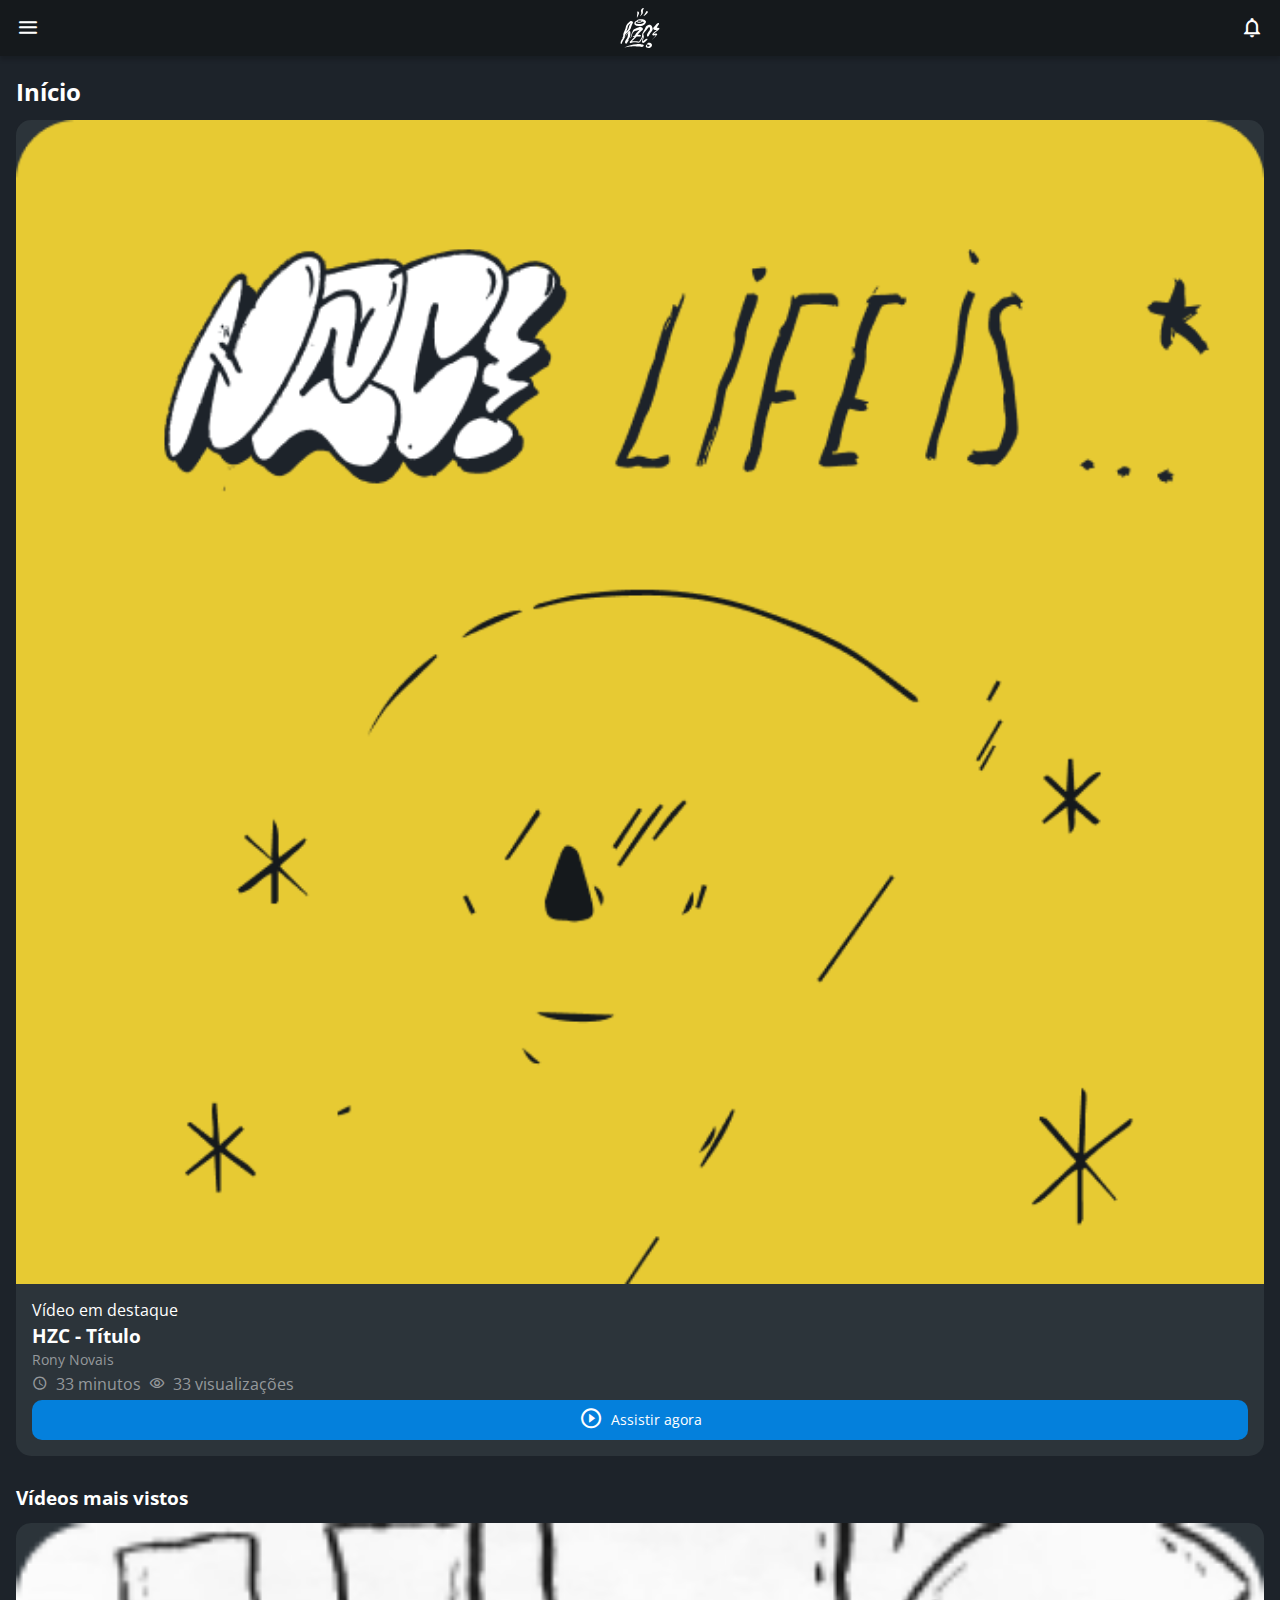
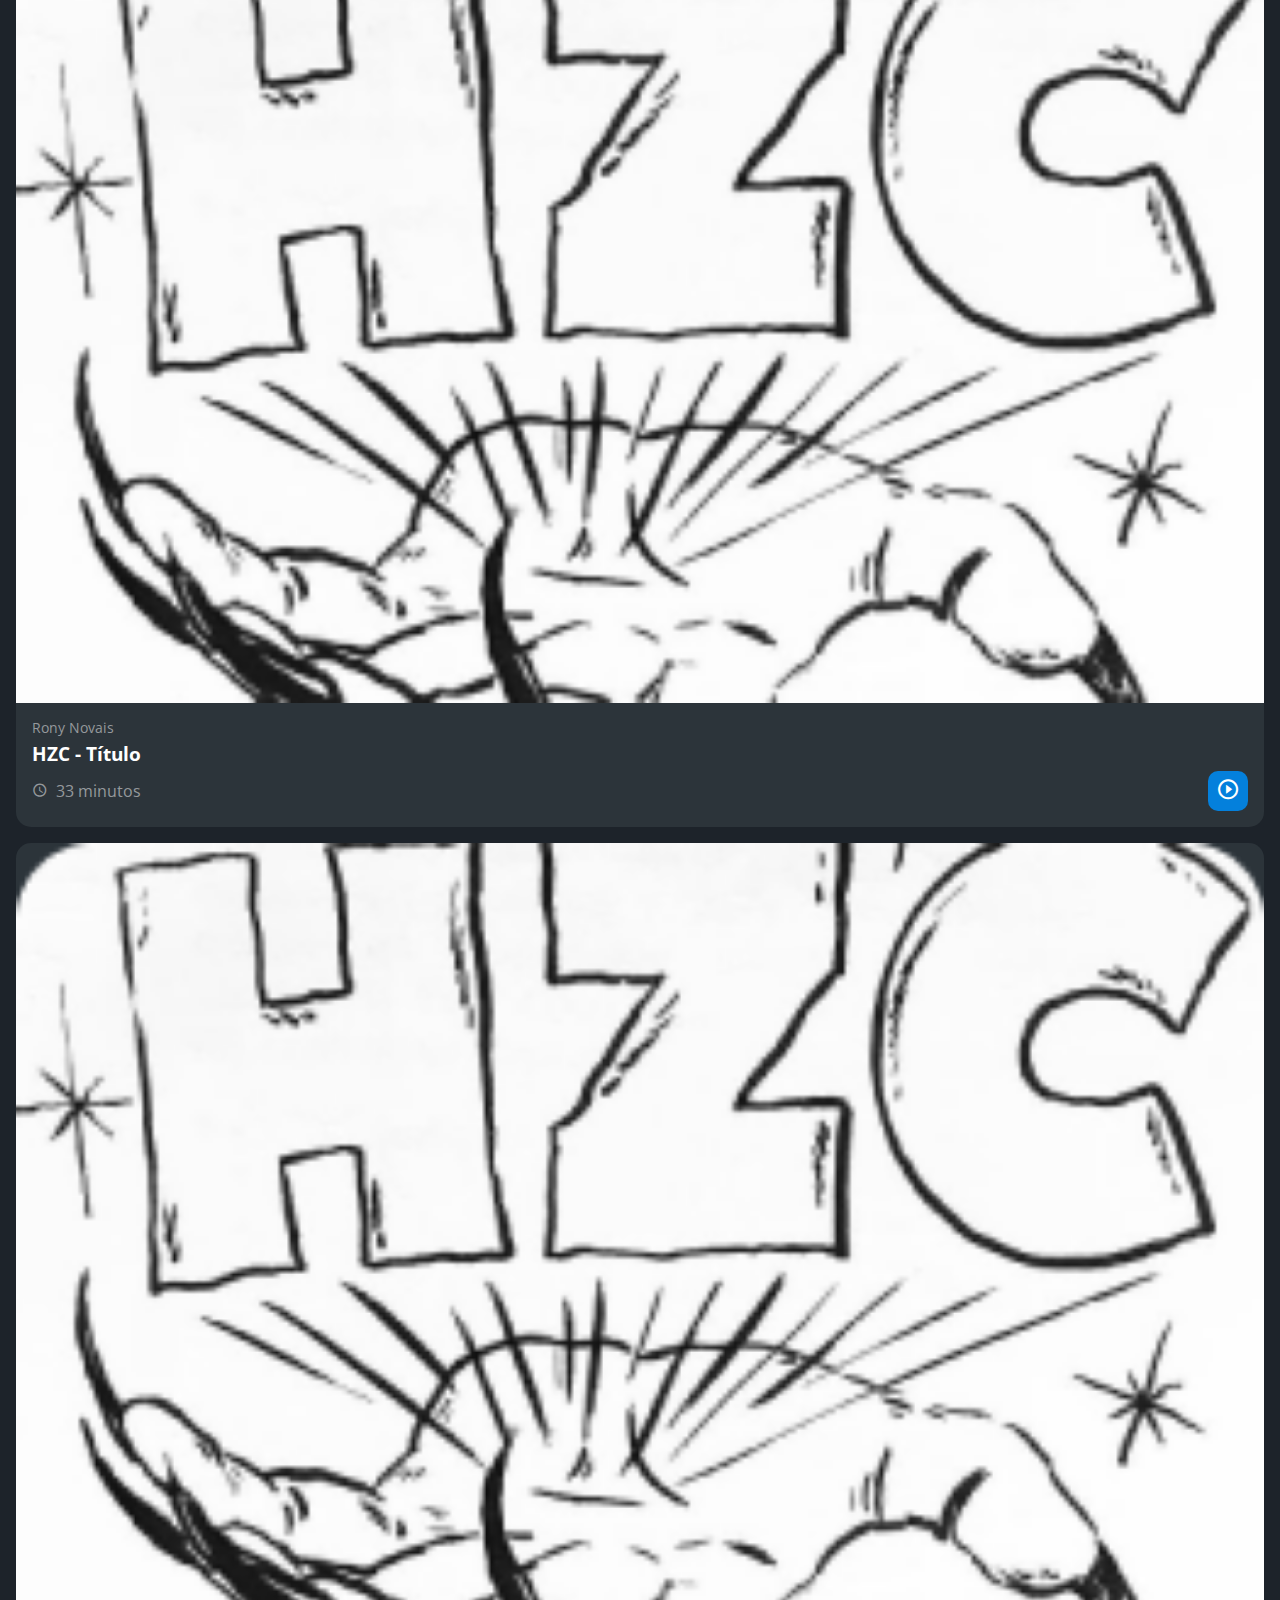
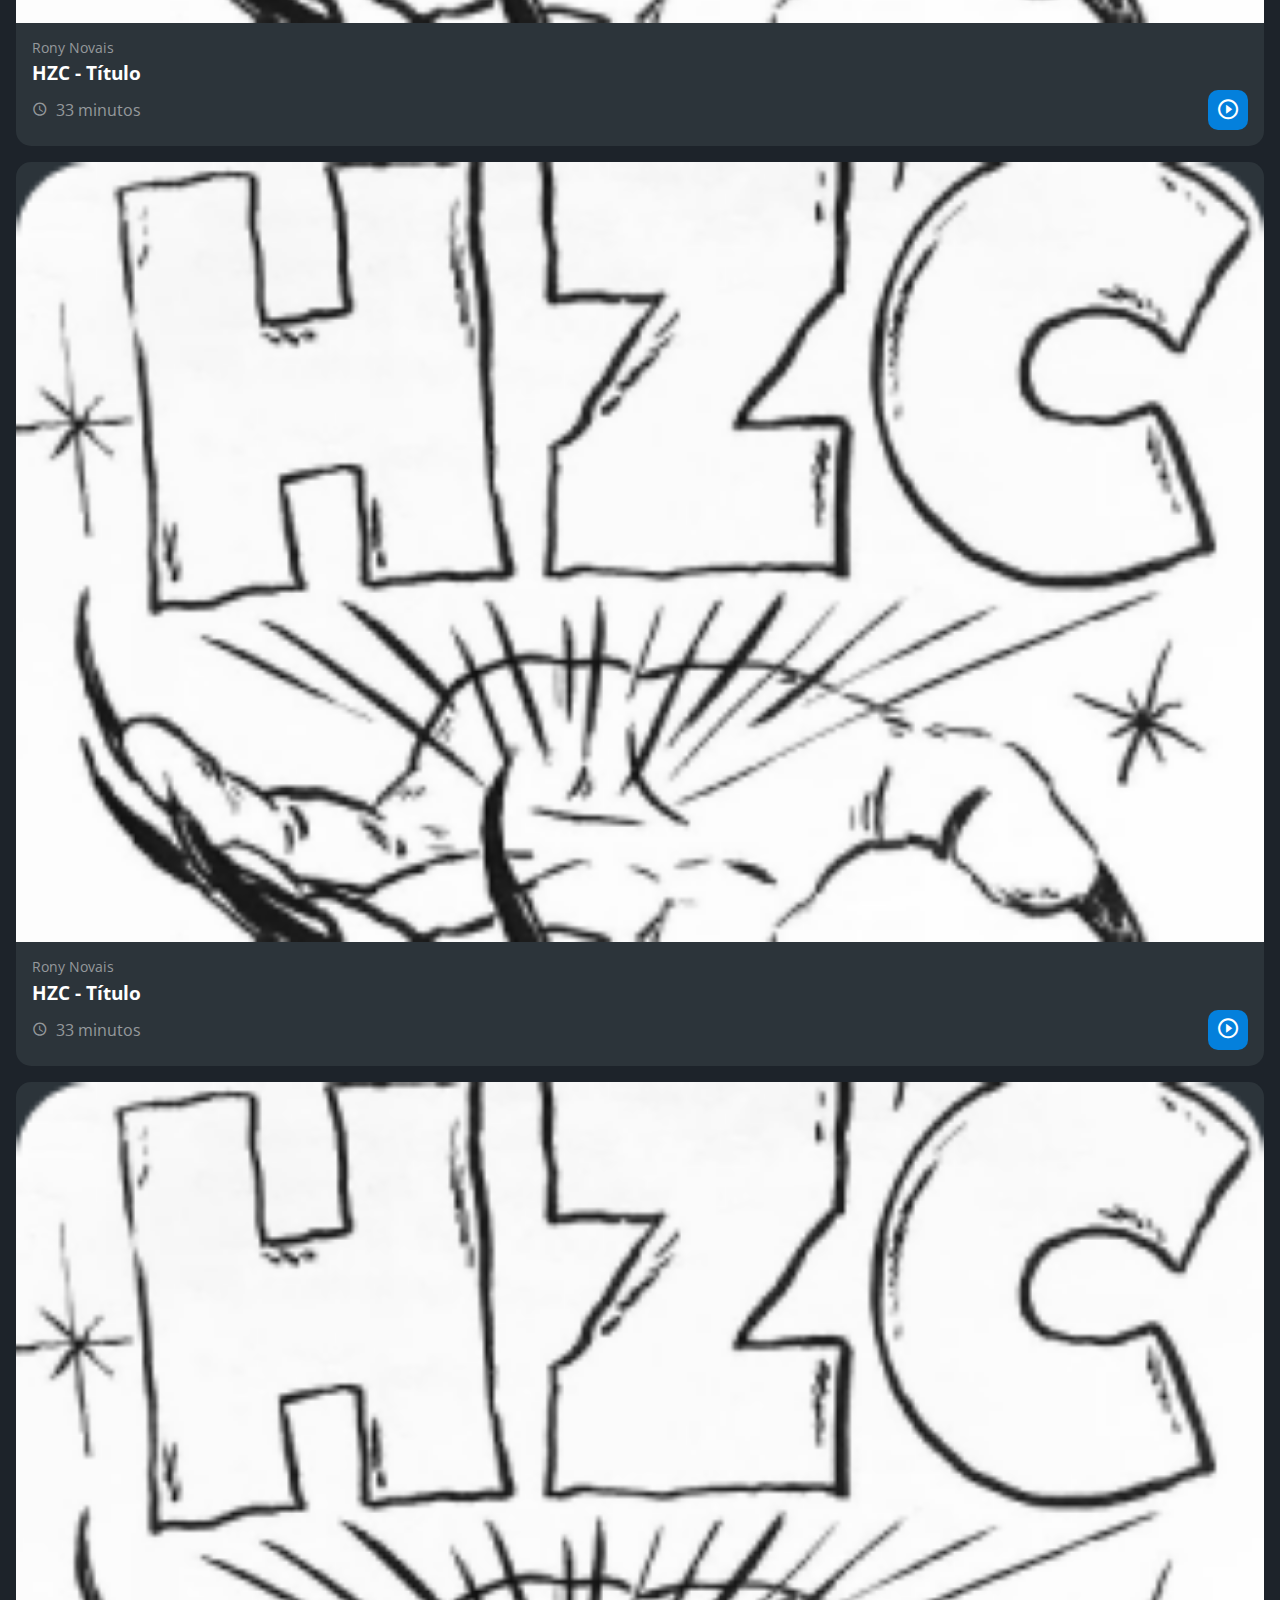
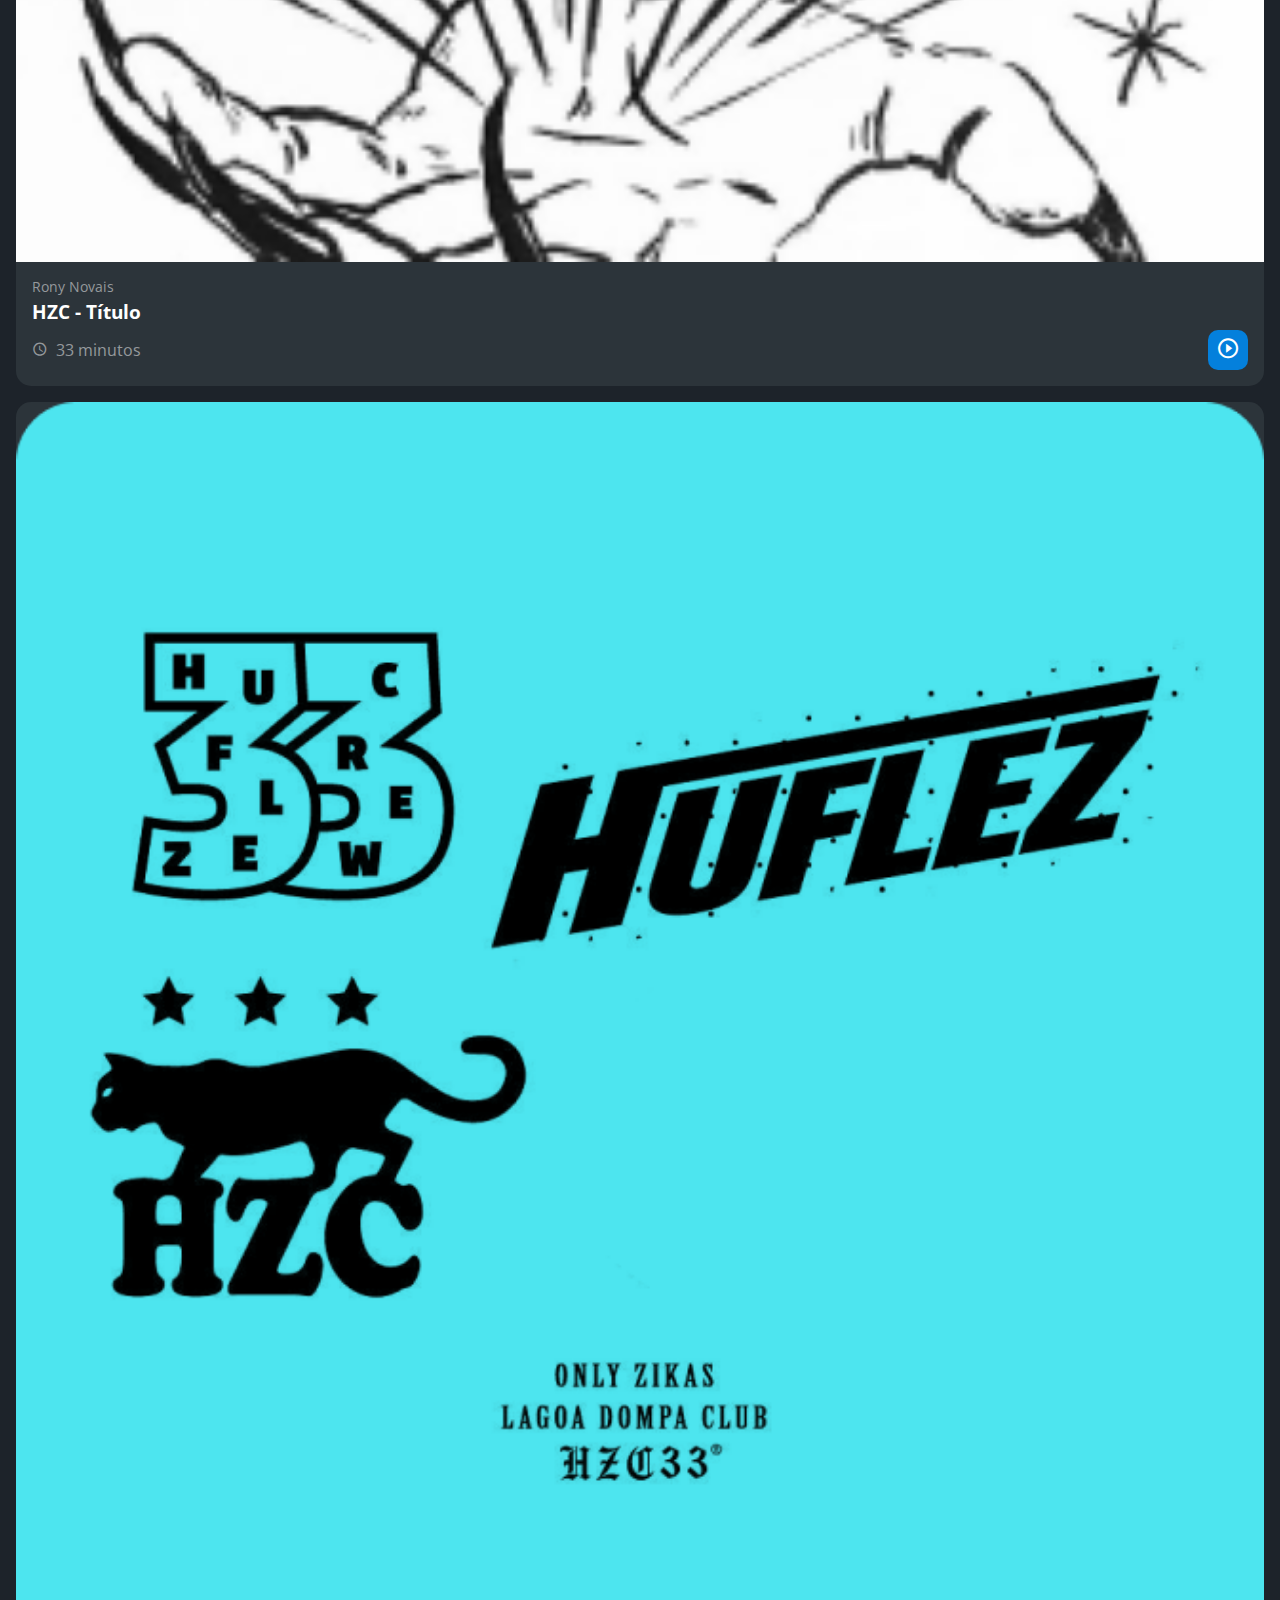
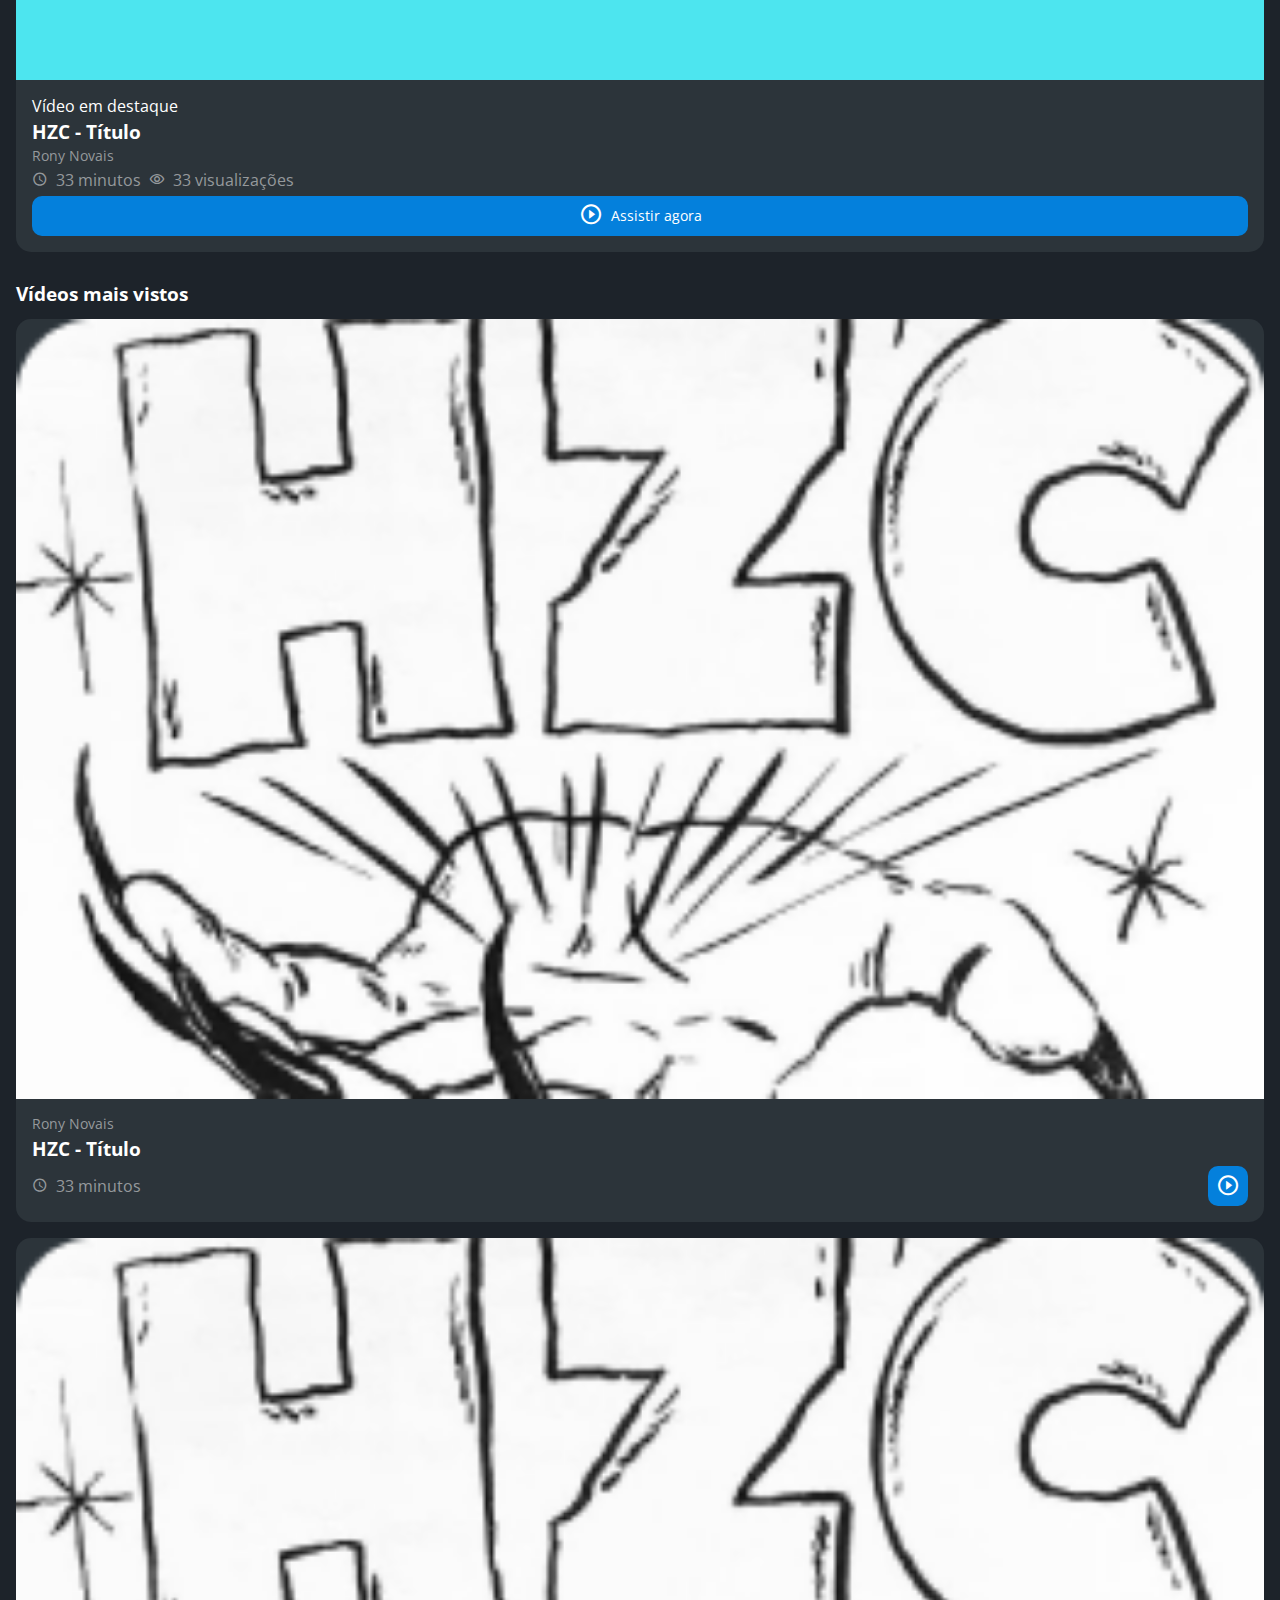
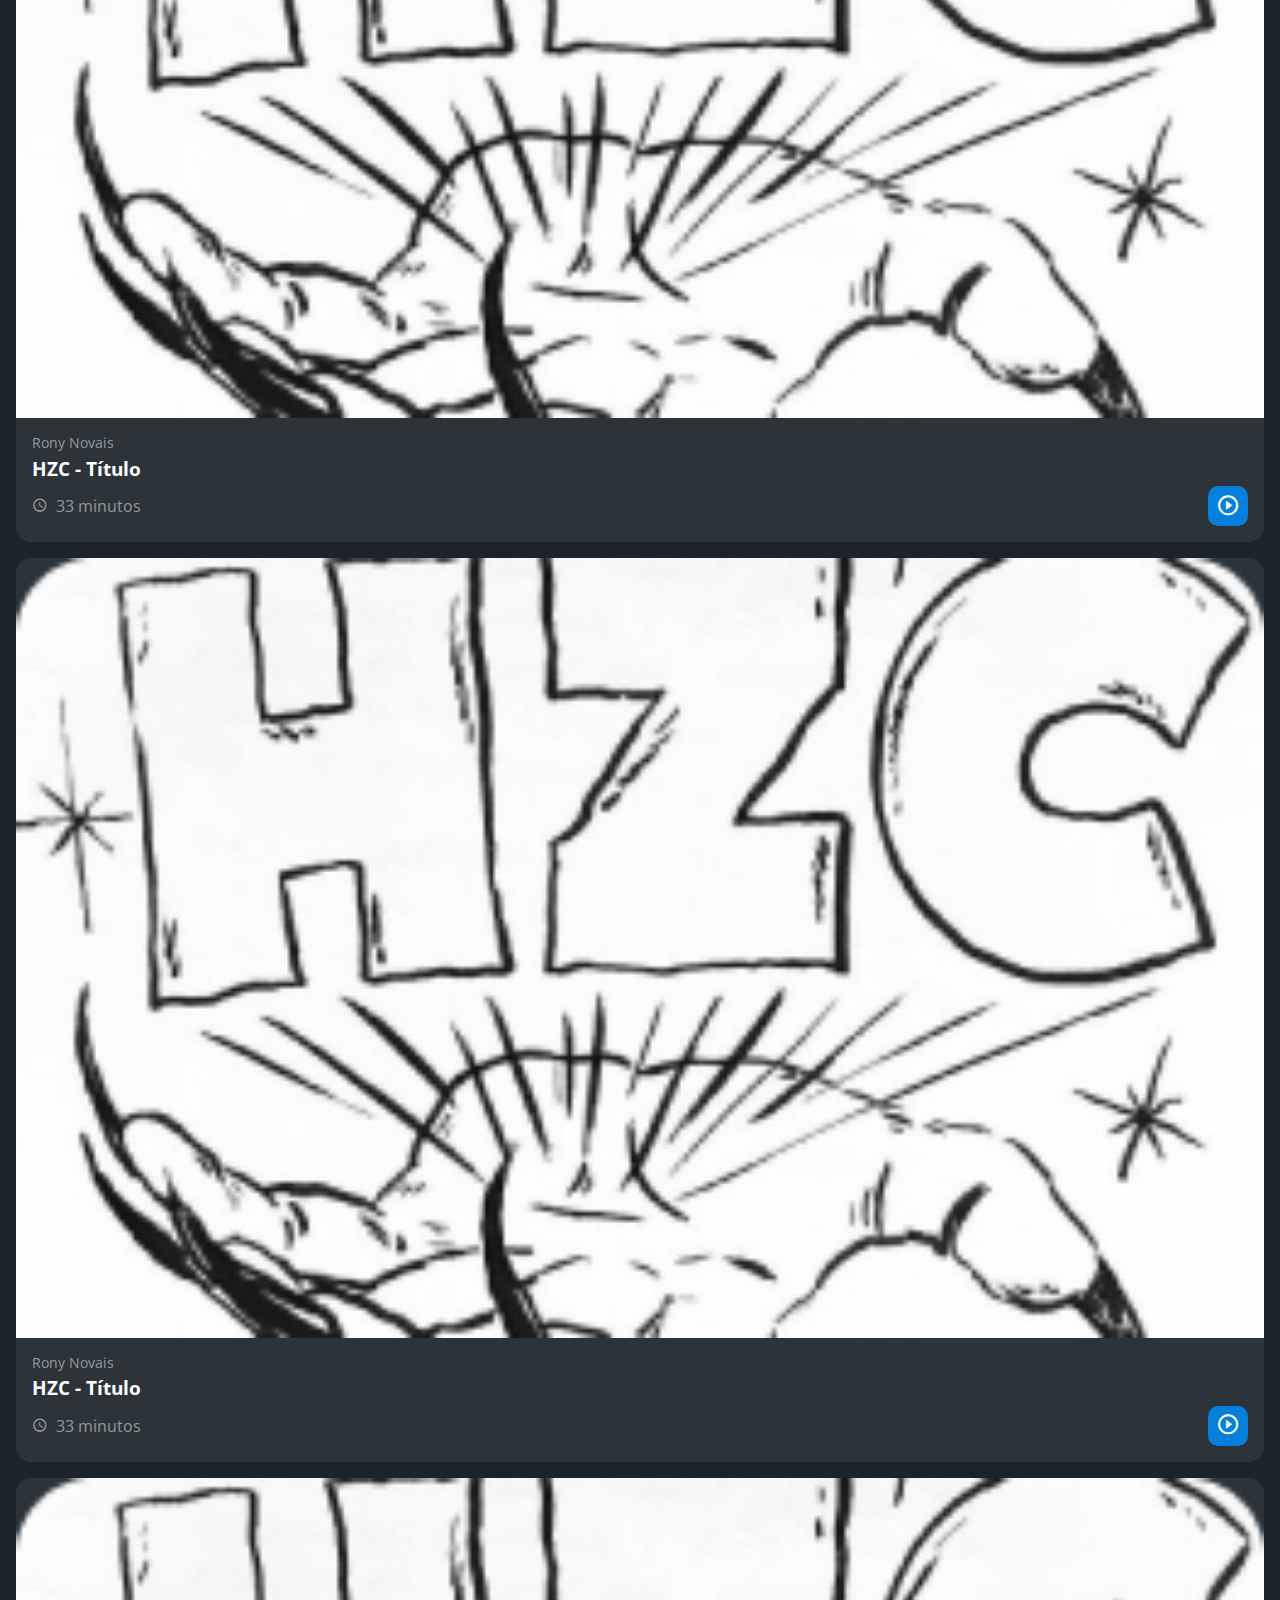
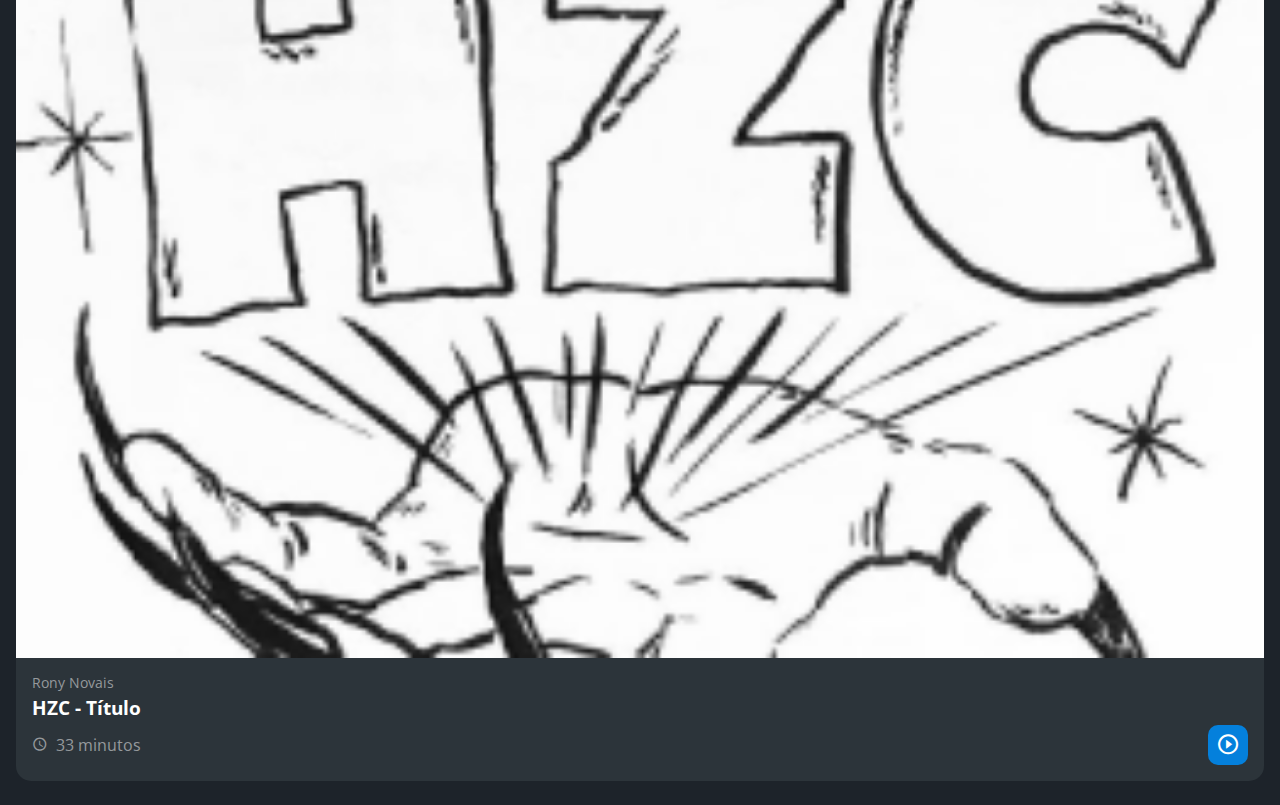
<file: index.html>
<!DOCTYPE html>
<html lang="pt-br">
<head>
    <meta charset="UTF-8">
    <meta http-equiv="X-UA-Compatible" content="IE=edge">
    <meta name="viewport" content="width=device-width, initial-scale=1.0">
    <title>HZC | Home</title>
    <link rel="preconnect" href="https://fonts.googleapis.com">
    <link rel="preconnect" href="https://fonts.gstatic.com" crossorigin>
    <link rel="stylesheet" href="https://fonts.googleapis.com/css2?family=Open+Sans:wght@400;600;700&display=swap">
    <link rel="stylesheet" href="assets/css/reset.css">
    <link rel="stylesheet" href="assets/css/estilos.css">
</head>
<body>
    <header class="cabecalho">
        <button class="cabecalho__menu" aria-label="Menu"><i></i></button>
        <img src="assets/img/logo.svg" alt="Logotipo da HZC" class="cabecalho__logo">
        <p class="cabecalho__perfil">Rony Novais</p>
        <button class="cabecalho__notificacao" aria-label="Notificação"><i></i></button>
    </header>
    <nav class="menu-lateral">
        <img src="assets/img/logo.svg" alt="Logotipo da HZC" class="menu-lateral__logo">
        <a href="index.html" class="menu-lateral__link menu-lateral__link--inicio menu-lateral__link--ativo">Início</a>
        <a href="#" class="menu-lateral__link menu-lateral__link--videos">Vídeos</a>
        <a href="picos.html" class="menu-lateral__link menu-lateral__link--picos">Picos</a>
        <a href="#" class="menu-lateral__link menu-lateral__link--integrantes">Integrantes</a>
        <a href="#" class="menu-lateral__link menu-lateral__link--camisas">Camisas</a>
        <a href="#" class="menu-lateral__link menu-lateral__link--pinturas">Pinturas</a>
    </nav>
    <main class="principal">
        <h2 class="titulo-pagina">Início</h2>
        <article class="cartao cartao--destaque destaque-video">
            <img src="assets/img/banner-mobile_1.png" alt="Banner do cartao" class="cartao__imagem cartao__imagem--mobile">
            <img src="assets/img/banner_1.png" alt="Banner do cartao" class="cartao__imagem cartao__imagem--desktop">
            <div class="cartao__conteudo">
                <p class="cartao__destaque">Vídeo em destaque</p>
                <h3 class="cartao__titulo">HZC - Título</h3>
                <p class="cartao__perfil">Rony Novais</p>
                <p class="cartao__info cartao__info--tempo">33 minutos</p>
                <p class="cartao__info cartao__info--visualizacao">33 visualizações</p>
                <button class="cartao__botao cartao__botao--play cartao__botao--destaque">Assistir agora</button>
            </div>
        </article>
        <article class="cartao cartao--recentes videos-recentes">
            <h3 class="cartao__titulo">Vídeos recentes</h3>
            <a href="#" class="cartao__link">Ver todos</a>
            <ul class="cartao__lista">
                <li class="cartao__item">
                    <img src="assets/img/miniatura_1.png" alt="Thumbnail" class="cartao__item-thumbnail">
                    <h4 class="cartao__item-titulo">HZC - Love machine</h4>
                    <p class="cartao__item-perfil">Rony Novais</p>
                </li>
                <li class="cartao__item">
                    <img src="assets/img/miniatura_1.png" alt="Thumbnail" class="cartao__item-thumbnail">
                    <h4 class="cartao__item-titulo">HZC - Love machine</h4>
                    <p class="cartao__item-perfil">Rony Novais</p>
                </li>
                <li class="cartao__item">
                    <img src="assets/img/miniatura_1.png" alt="Thumbnail" class="cartao__item-thumbnail">
                    <h4 class="cartao__item-titulo">HZC - Love machine</h4>
                    <p class="cartao__item-perfil">Rony Novais</p>
                </li>
                <li class="cartao__item">
                    <img src="assets/img/miniatura_1.png" alt="Thumbnail" class="cartao__item-thumbnail">
                    <h4 class="cartao__item-titulo">HZC - Love machine</h4>
                    <p class="cartao__item-perfil">Rony Novais</p>
                </li>
                <li class="cartao__item">
                    <img src="assets/img/miniatura_1.png" alt="Thumbnail" class="cartao__item-thumbnail">
                    <h4 class="cartao__item-titulo">HZC - Love machine</h4>
                    <p class="cartao__item-perfil">Rony Novais</p>
                </li>
            </ul>
        </article>
        <section class="secao secao-videos">
            <h3 class="titulo-secao">Vídeos mais vistos</h3>
            <article class="cartao">
                <img src="assets/img/video_1.png" alt="Vídeo" class="cartao__imagem">
                <div class="cartao__conteudo">
                    <p class="cartao__perfil">Rony Novais</p>
                    <h3 class="cartao__titulo">HZC - Título</h3>
                    <p class="cartao__info cartao__info--tempo">33 minutos</p>
                    <button class="cartao__botao cartao__botao--play" aria-label="Assistir agora"></button>
                </div>
            </article>
            <article class="cartao">
                <img src="assets/img/video_1.png" alt="Vídeo" class="cartao__imagem">
                <div class="cartao__conteudo">
                    <p class="cartao__perfil">Rony Novais</p>
                    <h3 class="cartao__titulo">HZC - Título</h3>
                    <p class="cartao__info cartao__info--tempo">33 minutos</p>
                    <button class="cartao__botao cartao__botao--play" aria-label="Assistir agora"></button>
                </div>
            </article>
            <article class="cartao">
                <img src="assets/img/video_1.png" alt="Vídeo" class="cartao__imagem">
                <div class="cartao__conteudo">
                    <p class="cartao__perfil">Rony Novais</p>
                    <h3 class="cartao__titulo">HZC - Título</h3>
                    <p class="cartao__info cartao__info--tempo">33 minutos</p>
                    <button class="cartao__botao cartao__botao--play" aria-label="Assistir agora"></button>
                </div>
            </article>
            <article class="cartao">
                <img src="assets/img/video_1.png" alt="Vídeo" class="cartao__imagem">
                <div class="cartao__conteudo">
                    <p class="cartao__perfil">Rony Novais</p>
                    <h3 class="cartao__titulo">HZC - Título</h3>
                    <p class="cartao__info cartao__info--tempo">33 minutos</p>
                    <button class="cartao__botao cartao__botao--play" aria-label="Assistir agora"></button>
                </div>
            </article>
        </section>
        <article class="cartao cartao--recentes produtos-recentes">
            <h3 class="cartao__titulo">Vídeos recentes</h3>
            <a href="#" class="cartao__link">Ver todos</a>
            <ul class="cartao__lista">
                <li class="cartao__item">
                    <img src="assets/img/miniatura_1.png" alt="Thumbnail" class="cartao__item-thumbnail">
                    <h4 class="cartao__item-titulo">HZC - Love machine</h4>
                    <p class="cartao__item-perfil">Rony Novais</p>
                </li>
                <li class="cartao__item">
                    <img src="assets/img/miniatura_1.png" alt="Thumbnail" class="cartao__item-thumbnail">
                    <h4 class="cartao__item-titulo">HZC - Love machine</h4>
                    <p class="cartao__item-perfil">Rony Novais</p>
                </li>
                <li class="cartao__item">
                    <img src="assets/img/miniatura_1.png" alt="Thumbnail" class="cartao__item-thumbnail">
                    <h4 class="cartao__item-titulo">HZC - Love machine</h4>
                    <p class="cartao__item-perfil">Rony Novais</p>
                </li>
                <li class="cartao__item">
                    <img src="assets/img/miniatura_1.png" alt="Thumbnail" class="cartao__item-thumbnail">
                    <h4 class="cartao__item-titulo">HZC - Love machine</h4>
                    <p class="cartao__item-perfil">Rony Novais</p>
                </li>
                <li class="cartao__item">
                    <img src="assets/img/miniatura_1.png" alt="Thumbnail" class="cartao__item-thumbnail">
                    <h4 class="cartao__item-titulo">HZC - Love machine</h4>
                    <p class="cartao__item-perfil">Rony Novais</p>
                </li>
            </ul>
        </article>
        <article class="cartao cartao--destaque destaque-produtos">
            <img src="assets/img/banner-mobile_2.png" alt="Banner do cartao" class="cartao__imagem cartao__imagem--mobile">
            <img src="assets/img/banner_2.png" alt="Banner do cartao" class="cartao__imagem cartao__imagem--desktop">
            <div class="cartao__conteudo">
                <p class="cartao__destaque">Vídeo em destaque</p>
                <h3 class="cartao__titulo">HZC - Título</h3>
                <p class="cartao__perfil">Rony Novais</p>
                <p class="cartao__info cartao__info--tempo">33 minutos</p>
                <p class="cartao__info cartao__info--visualizacao">33 visualizações</p>
                <button class="cartao__botao cartao__botao--play cartao__botao--destaque">Assistir agora</button>
            </div>
        </article>
        <section class="secao secao-produtos">
            <h3 class="titulo-secao">Vídeos mais vistos</h3>
            <article class="cartao">
                <img src="assets/img/video_1.png" alt="Vídeo" class="cartao__imagem">
                <div class="cartao__conteudo">
                    <p class="cartao__perfil">Rony Novais</p>
                    <h3 class="cartao__titulo">HZC - Título</h3>
                    <p class="cartao__info cartao__info--tempo">33 minutos</p>
                    <button class="cartao__botao cartao__botao--play" aria-label="Assistir agora"></button>
                </div>
            </article>
            <article class="cartao">
                <img src="assets/img/video_1.png" alt="Vídeo" class="cartao__imagem">
                <div class="cartao__conteudo">
                    <p class="cartao__perfil">Rony Novais</p>
                    <h3 class="cartao__titulo">HZC - Título</h3>
                    <p class="cartao__info cartao__info--tempo">33 minutos</p>
                    <button class="cartao__botao cartao__botao--play" aria-label="Assistir agora"></button>
                </div>
            </article>
            <article class="cartao">
                <img src="assets/img/video_1.png" alt="Vídeo" class="cartao__imagem">
                <div class="cartao__conteudo">
                    <p class="cartao__perfil">Rony Novais</p>
                    <h3 class="cartao__titulo">HZC - Título</h3>
                    <p class="cartao__info cartao__info--tempo">33 minutos</p>
                    <button class="cartao__botao cartao__botao--play" aria-label="Assistir agora"></button>
                </div>
            </article>
            <article class="cartao">
                <img src="assets/img/video_1.png" alt="Vídeo" class="cartao__imagem">
                <div class="cartao__conteudo">
                    <p class="cartao__perfil">Rony Novais</p>
                    <h3 class="cartao__titulo">HZC - Título</h3>
                    <p class="cartao__info cartao__info--tempo">33 minutos</p>
                    <button class="cartao__botao cartao__botao--play" aria-label="Assistir agora"></button>
                </div>
            </article>
        </section>
    </main>
    <script src="index.js"></script>
</body>
</html>
</file>
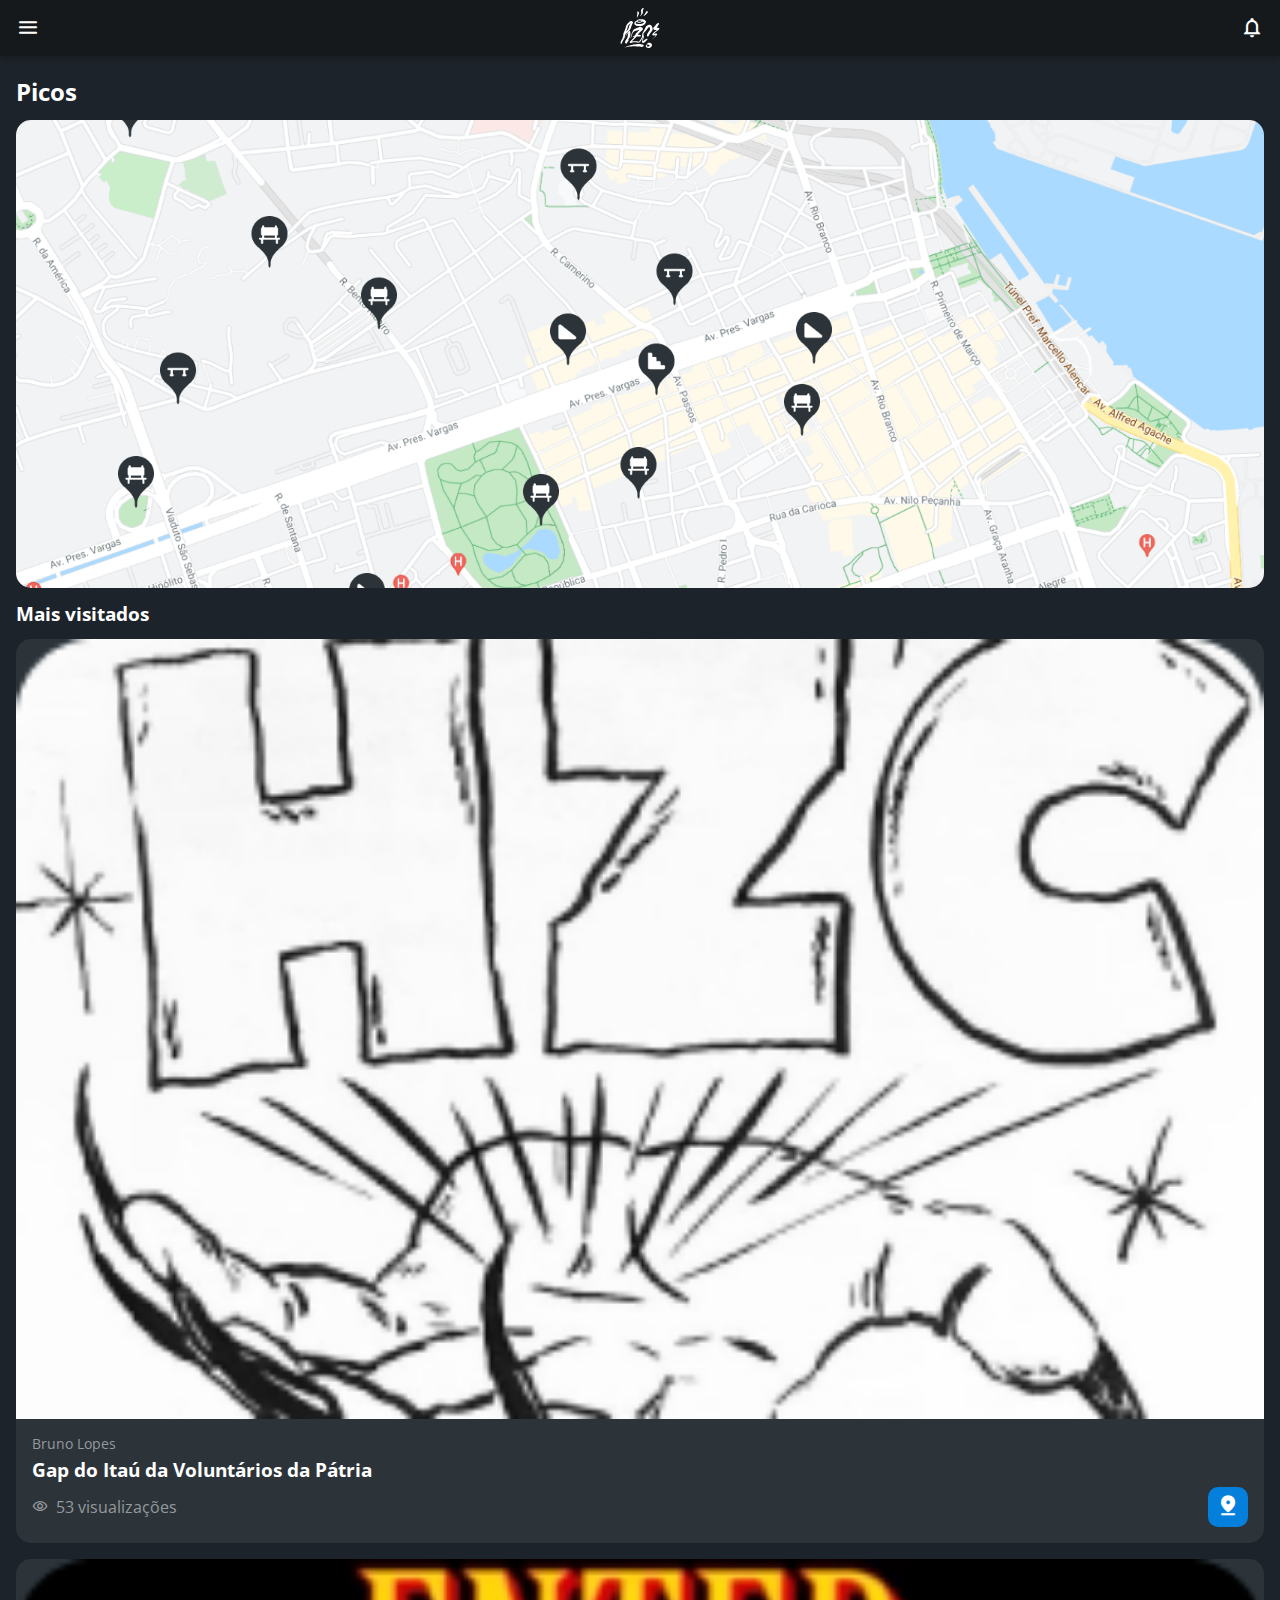
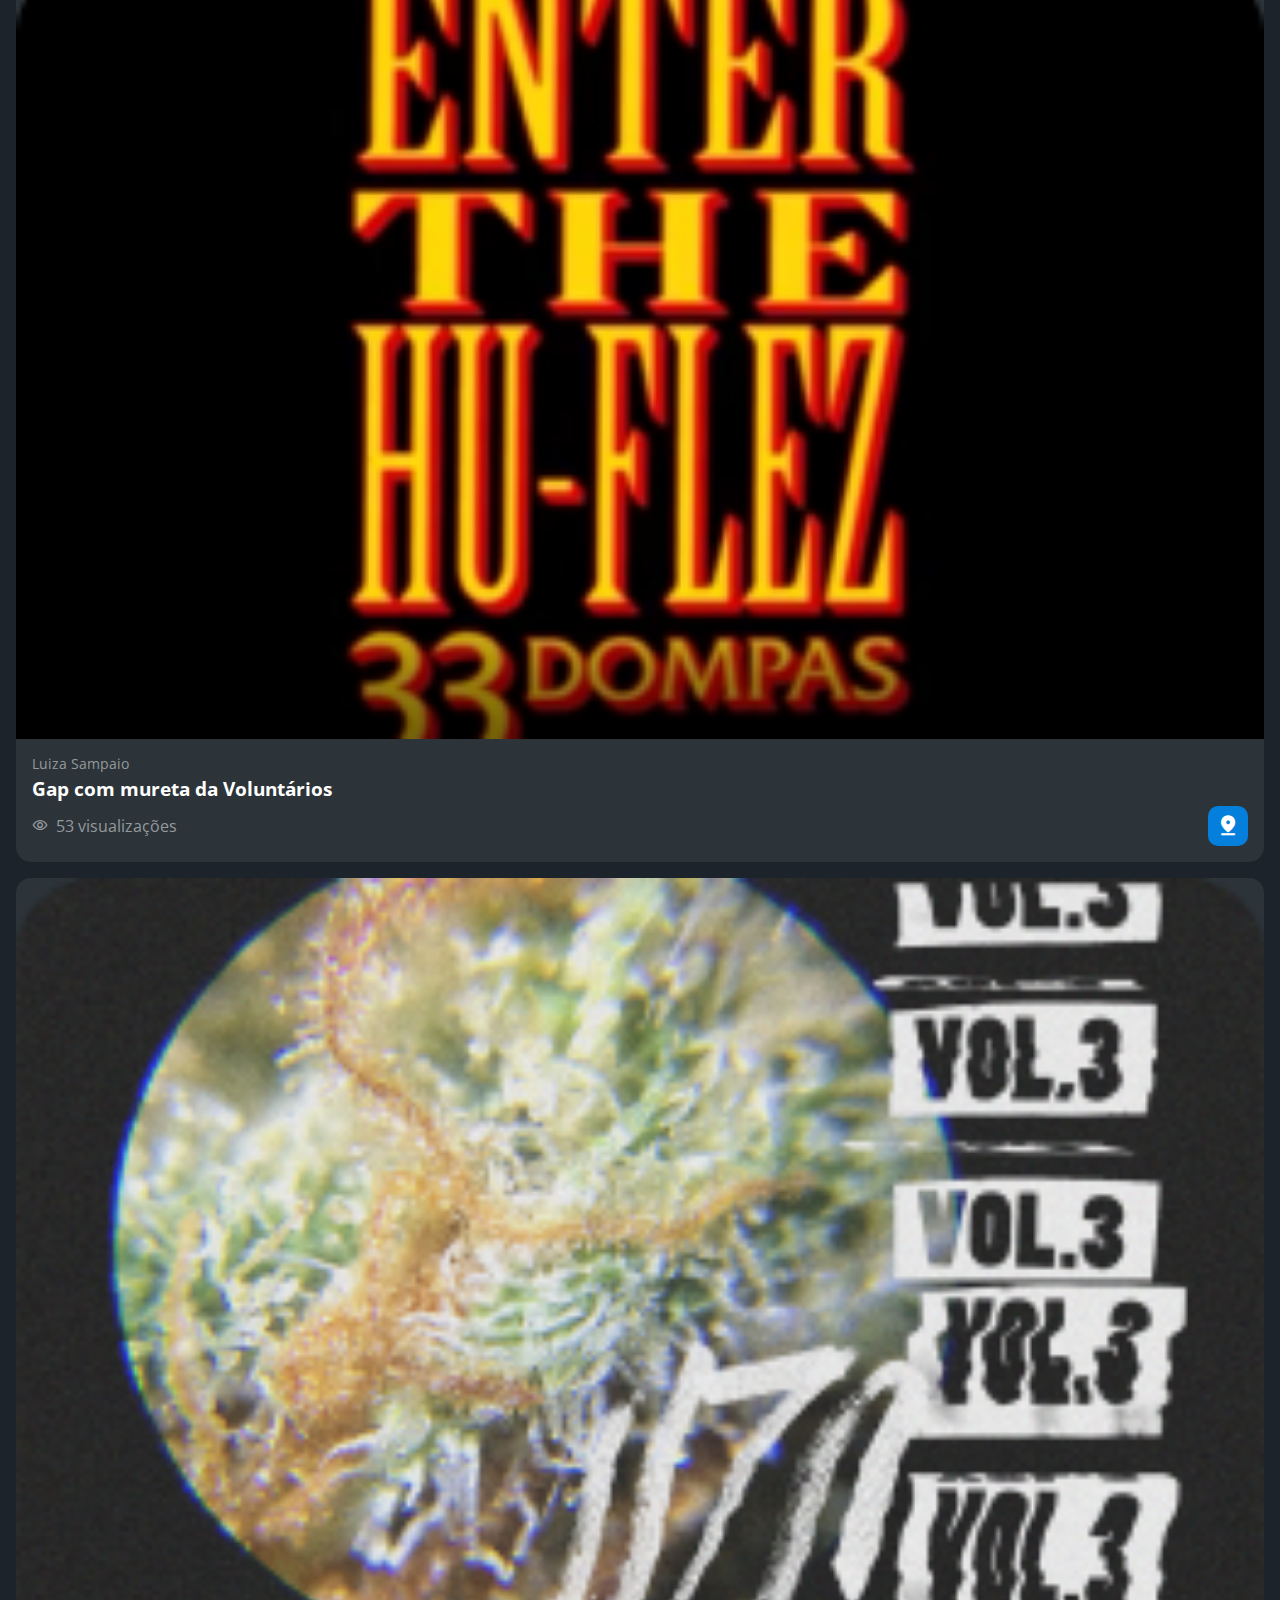
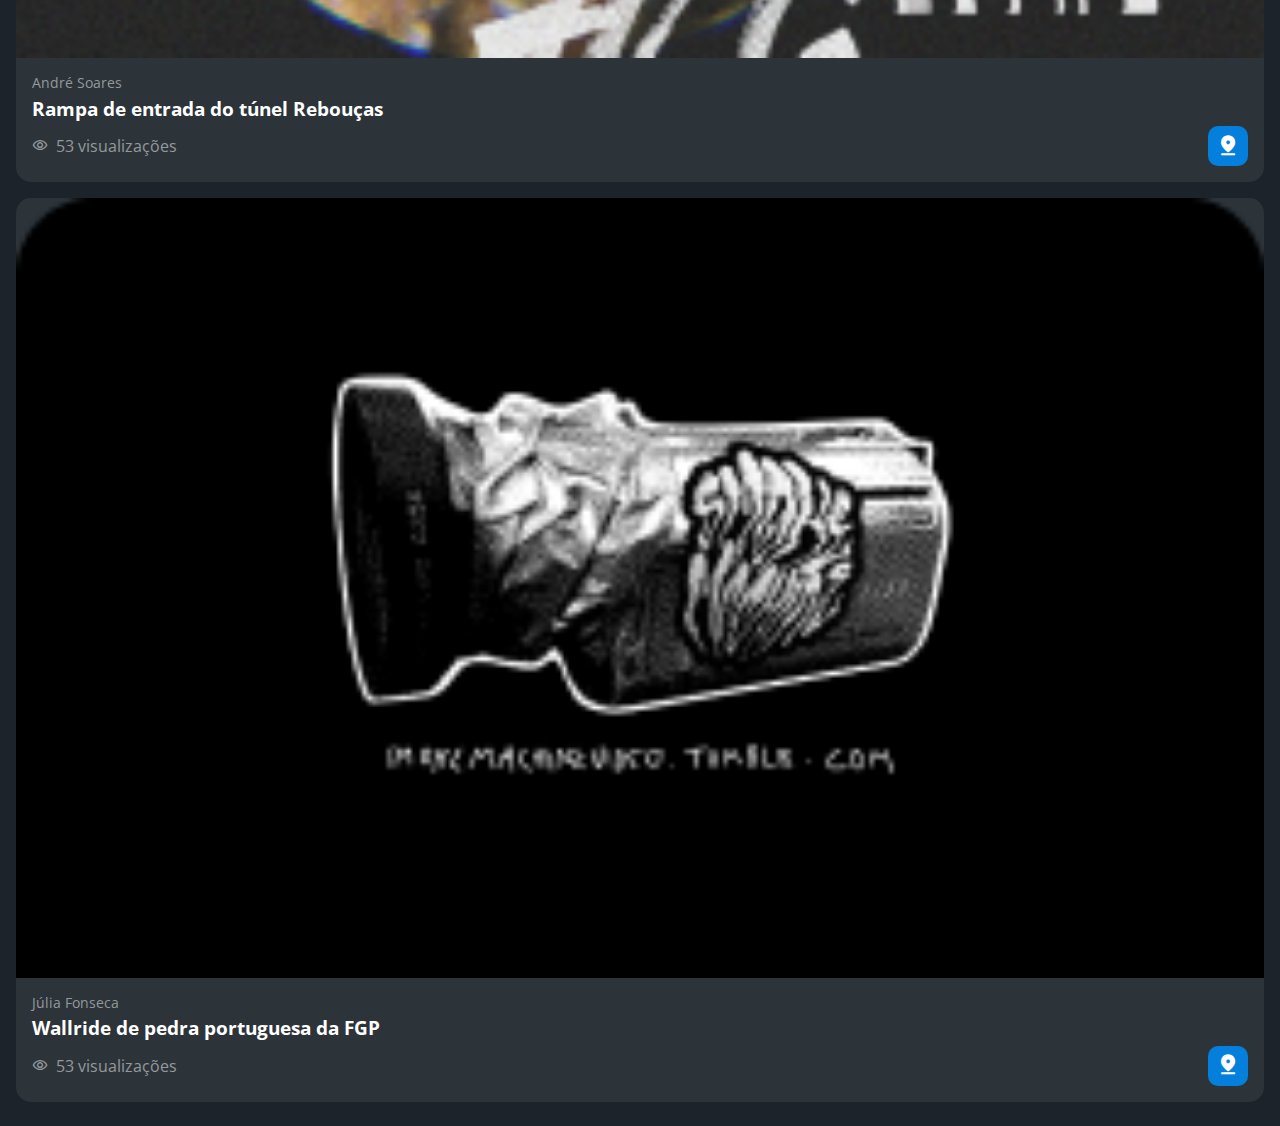
<file: picos.html>
<!DOCTYPE html>
<html lang="pt-br">
<head>
    <meta charset="UTF-8">
    <meta http-equiv="X-UA-Compatible" content="IE=edge">
    <meta name="viewport" content="width=device-width, initial-scale=1.0">
    <title>HZC | Picos</title>
    <link rel="preconnect" href="https://fonts.googleapis.com">
    <link rel="preconnect" href="https://fonts.gstatic.com" crossorigin>
    <link rel="stylesheet" href="https://fonts.googleapis.com/css2?family=Open+Sans:wght@400;600;700&display=swap">
    <link rel="stylesheet" href="assets/css/reset.css">
    <link rel="stylesheet" href="assets/css/estilos.css">
</head>
<body>
    <header class="cabecalho">
        <button class="cabecalho__menu" aria-label="Menu"><i></i></button>
        <img src="assets/img/logo.svg" alt="Logotipo da HZC" class="cabecalho__logo">
        <p class="cabecalho__perfil">Bruno Lopez</p>
        <button class="cabecalho__notificacao" aria-label="Notificação"><i></i></button>
    </header>
    <nav class="menu-lateral">
        <img src="assets/img/logo.svg" alt="Logotipo da HZC" class="menu-lateral__logo">
        <a href="index.html" class="menu-lateral__link menu-lateral__link--inicio">Início</a>
        <a href="#" class="menu-lateral__link menu-lateral__link--videos">Vídeos</a>
        <a href="picos.html" class="menu-lateral__link menu-lateral__link--picos menu-lateral__link--ativo">Picos</a>
        <a href="#" class="menu-lateral__link menu-lateral__link--integrantes">Integrantes</a>
        <a href="#" class="menu-lateral__link menu-lateral__link--camisas">Camisas</a>
        <a href="#" class="menu-lateral__link menu-lateral__link--pinturas">Pinturas</a>
    </nav>
    <main class="principal principal--picos">
        <h2 class="titulo-pagina">Picos</h2>
        <article class="cartao picos-mapa" aria-label="Mapa dos picos favoritos"></article>
        <article class="cartao cartao--recentes picos-favoritos">
            <h3 class="cartao__titulo">Favoritos</h3>
            <a href="#" class="cartao__link">Ver todos</a>
            <ul class="cartao__lista">
                <li class="cartao__item">
                    <img src="assets/img/miniatura_1.png" alt="Thumbnail" class="cartao__item-thumbnail">
                    <h4 class="cartao__item-titulo">Wallride da FGP</h4>
                    <p class="cartao__item-perfil">Júlia Fonseca</p>
                </li>
                <li class="cartao__item">
                    <img src="assets/img/miniatura_2.png" alt="Thumbnail" class="cartao__item-thumbnail">
                    <h4 class="cartao__item-titulo">Borda de valores</h4>
                    <p class="cartao__item-perfil">Júlia Fonseca</p>
                </li>
                <li class="cartao__item">
                    <img src="assets/img/miniatura_3.png" alt="Thumbnail" class="cartao__item-thumbnail">
                    <h4 class="cartao__item-titulo">Wallride do Rebouças</h4>
                    <p class="cartao__item-perfil">Júlia Fonseca</p>
                </li>
                <li class="cartao__item">
                    <img src="assets/img/miniatura_4.png" alt="Thumbnail" class="cartao__item-thumbnail">
                    <h4 class="cartao__item-titulo">Segundo setor da praça Mauá</h4>
                    <p class="cartao__item-perfil">Júlia Fonseca</p>
                </li>
                <li class="cartao__item">
                    <img src="assets/img/miniatura_5.png" alt="Thumbnail" class="cartao__item-thumbnail">
                    <h4 class="cartao__item-titulo">Wallride do Rebouças</h4>
                    <p class="cartao__item-perfil">Júlia Fonseca</p>
                </li>
            </ul>
        </article>
        <section class="secao secao-picos-mais-visitados">
            <h3 class="titulo-secao">Mais visitados</h3>
            <article class="cartao">
                <img src="assets/img/video_1.png" alt="Vídeo" class="cartao__imagem">
                <div class="cartao__conteudo">
                    <p class="cartao__perfil">Bruno Lopes</p>
                    <h3 class="cartao__titulo">Gap do Itaú da Voluntários da Pátria</h3>
                    <p class="cartao__info cartao__info--visualizacao">53 visualizações</p>
                    <button class="cartao__botao cartao__botao--pico" aria-label="Visualizar no maps"></button>
                </div>
            </article>
            <article class="cartao">
                <img src="assets/img/video_2.png" alt="Vídeo" class="cartao__imagem">
                <div class="cartao__conteudo">
                    <p class="cartao__perfil">Luiza Sampaio</p>
                    <h3 class="cartao__titulo">Gap com mureta da Voluntários</h3>
                    <p class="cartao__info cartao__info--visualizacao">53 visualizações</p>
                    <button class="cartao__botao cartao__botao--pico" aria-label="Visualizar no maps"></button>
                </div>
            </article>
            <article class="cartao">
                <img src="assets/img/video_3.png" alt="Vídeo" class="cartao__imagem">
                <div class="cartao__conteudo">
                    <p class="cartao__perfil">André Soares</p>
                    <h3 class="cartao__titulo">Rampa de entrada do túnel Rebouças</h3>
                    <p class="cartao__info cartao__info--visualizacao">53 visualizações</p>
                    <button class="cartao__botao cartao__botao--pico" aria-label="Visualizar no maps"></button>
                </div>
            </article>
            <article class="cartao">
                <img src="assets/img/video_4.png" alt="Vídeo" class="cartao__imagem">
                <div class="cartao__conteudo">
                    <p class="cartao__perfil">Júlia Fonseca</p>
                    <h3 class="cartao__titulo">Wallride de pedra portuguesa da FGP</h3>
                    <p class="cartao__info cartao__info--visualizacao">53 visualizações</p>
                    <button class="cartao__botao cartao__botao--pico" aria-label="Visualizar no maps"></button>
                </div>
            </article>
        </section>
    </main>
    <script src="index.js"></script>
</body>
</html>
</file>
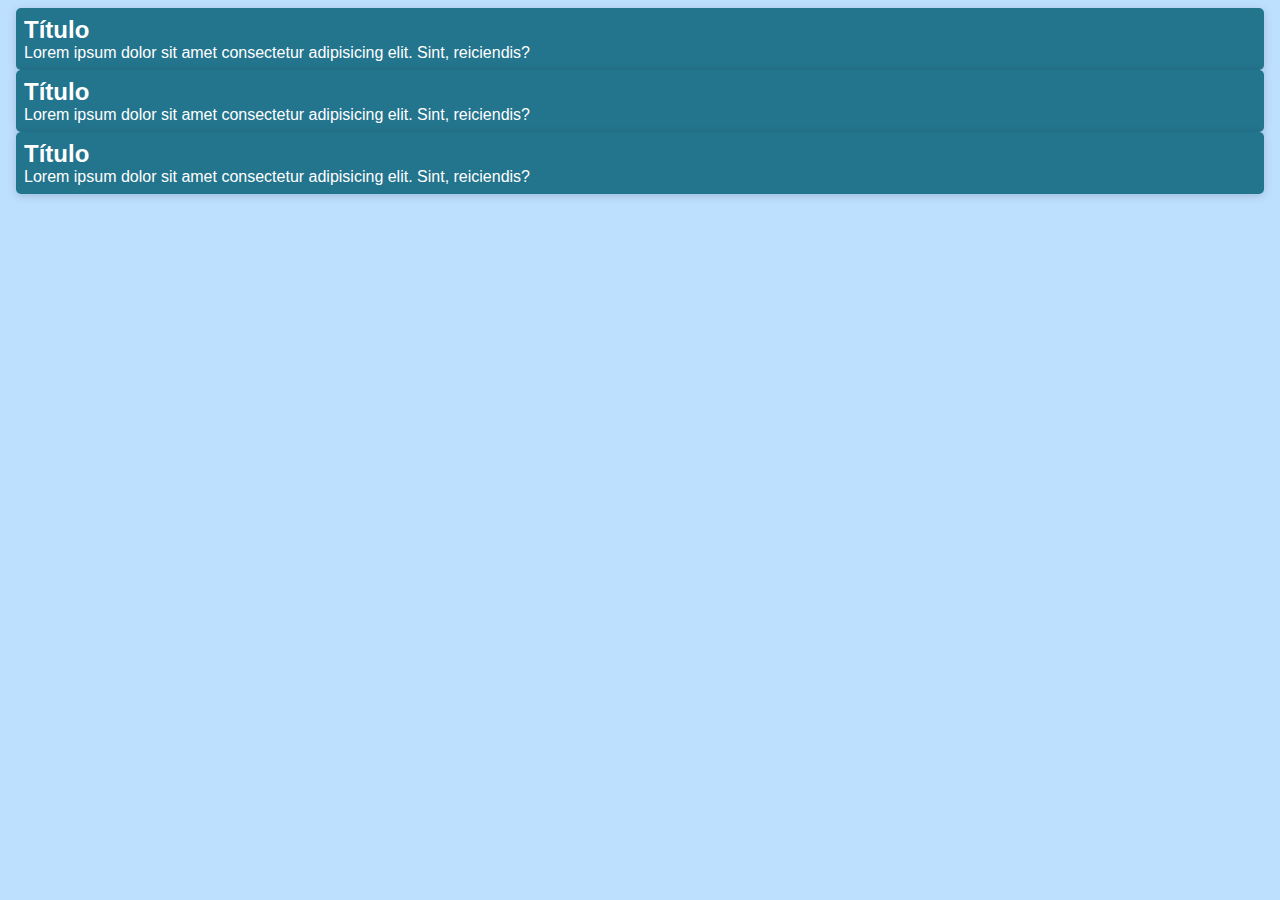
<file: assets/css/teste.html>
<!DOCTYPE html>
<html lang="en">
<head>
    <meta charset="UTF-8">
    <meta http-equiv="X-UA-Compatible" content="IE=edge">
    <meta name="viewport" content="width=device-width, initial-scale=1.0">
    <link rel="stylesheet" href="teste.css">
    <title>Teste</title>
</head>
<body>
    
</body>
</html>

<section class="cartoes">
    <div class="cartao">
        <h2 class="cartao__titulo">Título</h2>
        <p class="cartao__texto">Lorem ipsum dolor sit amet consectetur adipisicing elit. Sint, reiciendis?</p>
    </div>
    <div class="cartao">
        <h2 class="cartao__titulo">Título</h2>
        <p class="cartao__texto">Lorem ipsum dolor sit amet consectetur adipisicing elit. Sint, reiciendis?</p>
    </div>
    <div class="cartao">
        <h2 class="cartao__titulo">Título</h2>
        <p class="cartao__texto">Lorem ipsum dolor sit amet consectetur adipisicing elit. Sint, reiciendis?</p>
    </div>
</section>
</file>
<file: assets/css/estilos.css>
@font-face {
    font-family: 'icones';
    src: url(../font/icones.ttf);
}

body {
    background-color: #1D232A;
    font-family: 'Open Sans', 'icones', sans-serif;
    color: #FFFFFF;
}

@media screen and (min-width: 1440px) {
    body {
        display: grid;
        grid-template-columns: auto 1fr;
    }
}

.cabecalho {
    display: flex;
    justify-content: space-between;
    align-items: center;
    background-color: #15191C;
    padding: 8px 16px;
    box-shadow: 0px 4px 4px rgba(0, 0, 0, 0.16);
}

.cabecalho__menu i::before {
    content: "\e904";
    font-size: 24px;
}

.cabecalho__notificacao i::before {
    content: "\e906";
    font-size: 24px;
}

.cabecalho__logo {
    width: 40px;
}

.cabecalho__perfil {
    display: none;
}

@media screen and (min-width: 1440px) {
    .cabecalho {
        background-color: #1D232A;
        display: grid;
        column-gap: 32px;
        grid-template-columns: 1fr auto;
        padding: 16px 60px;
        height: 80px;
        box-sizing: border-box;
        grid-column: 2;
    }

    .cabecalho__menu {
        display: none;
    }

    .cabecalho__logo {
        display: none;
    }

    .cabecalho__perfil {
        display: grid;
        grid-template-columns: repeat(3, auto);
        column-gap: 8px;
        align-items: center;
        justify-self: flex-end;
        color: #95999C;
        padding: 8px 32px;
        border-right: 1px solid #95999C;
    }

    .cabecalho__perfil::before {
        content: "";
        display: block;
        width: 32px;
        height: 32px;
        background-image: url(../img/profile_2.png);
        background-size: contain;
        background-repeat: no-repeat;
        background-position: center;
    }

    .cabecalho__perfil::after {
        content: "\e90d";
        color: #FFFFFF;
        font-size: 1.5rem;
    }
}

.menu-lateral {
    display: flex;
    flex-direction: column;
    background-color: #15191C;
    width: 75vw;
    height: 100vh;

    position: absolute;
    left: -100vw;
    transition: .25s;
}

.menu-lateral--ativo {
    left: 0;
    transition: .25s;
}

.menu-lateral__logo {
    width: 118px;
    align-self: center;
    padding: 16px;
}

.menu-lateral__link {
    height: 64px;
    color: #95999C;
    padding-left: 64px;
    display: flex;
    align-items: center;
}

.menu-lateral__link--ativo {
    color: #FFFFFF;
    padding-left: 56px;
    border-left: 8px solid #FFFFFF;
}

.menu-lateral__link::before {
    content: "\e900";
    width: 24px;
    height: 24px;
    font-size: 24px;
    position: absolute;
    left: 24px;
}

.menu-lateral__link--inicio::before {
    content: "\e902";
}

.menu-lateral__link--videos::before {
    content: "\e90e";
}

.menu-lateral__link--picos::before {
    content: "\e909";
}

.menu-lateral__link--integrantes::before {
    content: "\e903";
}

.menu-lateral__link--camisas::before {
    content: "\e900";
}

.menu-lateral__link--pinturas::before {
    content: "\e90a";
}

@media screen and (min-width: 1440px) {
    .menu-lateral {
        position: static;
        width: 200px;
        grid-column: 1;
        grid-row: 1 / span 2;
    }
}

.principal {
    padding: 24px 16px;
    display: grid;
    gap: 16px;
}

.titulo-pagina {
    font-size: 1.5rem;
    font-weight: 700;
}

.titulo-secao {
    font-size: 1.2rem;
    font-weight: 700;
}

@media screen and (min-width: 1440px) {
    .principal {
        display: grid;
        grid-template-columns: auto 1fr auto;
        grid-template-areas: 
            "titulo-pagina titulo-pagina titulo-pagina"
            "destaque-video destaque-video videos-recentes"
            "secao-videos secao-videos secao-videos"
            "produtos-recentes destaque-produtos destaque-produtos"
            "secao-produtos secao-produtos secao-produtos"       
        ;
        column-gap: 32px;
        padding: 16px 60px;
        grid-column: 2;
    }

    .titulo-secao {
        grid-column: span 4;
    }
}

.cartao {
    width: 100%;
    border-radius: 15px;
    overflow: hidden;
    background-color: #2C343A;
}

.cartao__imagem--desktop {
    display: none;
}

.cartao--destaque {
    margin-bottom: 16px;
}

.cartao__conteudo {
    padding: 16px;
    display: grid;
    grid-template-columns: auto 1fr;
    gap: 8px;
}

.cartao__destaque {
    grid-column: span 2;
}

.cartao__titulo {
    font-size: 1.2rem;
    font-weight: 700;
    grid-column: span 2;
}

.cartao__perfil {
    color: #95999C;
    font-size: 0.9rem;
    grid-column: span 2;
}

.cartao__info {
    display: flex;
    align-items: center;
    color: #95999C;
}

.cartao__info--tempo::before {
    content: "\e90c";
    margin-right: 8px;    
}

.cartao__info--visualizacao::before {
    content: "\e90f";
    margin-right: 8px;    
}

.cartao__botao {
    display: flex;
    justify-content: center;
    align-items: center;
    background-color: #0480DC;
    width: 40px;
    height: 40px;
    border-radius: 10px;
    font-size: 0.9rem;
    justify-self: flex-end;
}

.cartao__botao--play::before {
    content: "\e90b";
    font-size: 24px;
}

.cartao__botao--destaque {
    width: 100%;
    grid-column: span 2;
}

.cartao__botao--destaque::before {
    margin-right: 8px;
}

.cartao--recentes {
    display: none;
}

@media screen and (min-width: 1440px) {
    .cartao--destaque {
        margin-bottom: 0;
    }

    .cartao__imagem--mobile {
        display: none;
    }

    .cartao__imagem--desktop {
        display: block;
    }

    .cartao__botao--destaque {
        grid-column: auto;
        padding: 16px 8px;
    }

    .cartao--recentes {
        display: grid;
        grid-template-columns: auto auto;
        align-items: center;
        row-gap: 24px;
        width: 256px;
        padding: 16px;
        box-sizing: border-box;
        align-self: flex-start;
    }

    .cartao--recentes .cartao__titulo {
        grid-column: auto;
    }

    .cartao__link {
        font-size: 0.8rem;
        font-weight: 600;
        color: #0480DC;
        justify-self: flex-end;
    }
    
    .cartao__lista {
        display: grid;
        row-gap: 16px;
        grid-column: span 2;
    }

    .cartao__item {
        display: grid;
        grid-template-columns: auto 1fr;
        gap: 8px;
    }

    .cartao__item-thumbnail {
        width: 32px;
        grid-row: span 2;
    }

    .cartao__item-titulo {
        font-size: 0.9rem;
        line-height: 1.2rem;
        font-weight: 700;
    }

    .cartao__item-perfil {
        font-size: 0.8rem;
        color: #95999C;
    }
}

.secao {
    display: grid;
    gap: 16px;
}

@media screen and (min-width: 1440px) {
    .secao {
        grid-template-columns: repeat(4, 1fr);
    }

    .destaque-video {
        grid-area: destaque-video;
    }
    
    .videos-recentes {
        grid-area: videos-recentes;
    }
    
    .secao-videos {
        grid-area: secao-videos;
    }
    
    .destaque-produtos {
        grid-area: destaque-produtos;
    }
    
    .produtos-recentes {
        grid-area: produtos-recentes;
    }
    
    .secao-produtos {
        grid-area: secao-produtos;
    }
}

/* Picos */

@media screen and (min-width: 1440px) {
    .principal--picos {
        grid-template-areas: 
        "titulo-pagina titulo-pagina titulo-pagina"
        "picos-mapa picos-mapa picos-favoritos"
        "secao-picos-mais-visitados secao-picos-mais-visitados secao-picos-mais-visitados"
        ;
    }
}

.picos-mapa {
    width: 100%;
    height: 468px;
    background-image: url(../img/mapa-picos.png);
    background-size: cover;
    background-repeat: no-repeat;
    background-position: center;
    border-radius: 15px;
}

.cartao__botao--pico::before {
    content: "\e908";
    font-size: 24px;
}

@media screen and (min-width: 1440px) {
    .picos-mapa {
        grid-area: picos-mapa;
    }

    .picos-favoritos {
        grid-area: picos-favoritos;
    }

    .secao-picos-mais-visitados {
        grid-area: secao-picos-mais-visitados;
    }
}
</file>
<file: assets/css/teste.css>
* {
    margin: 0;
    padding: 0;
    box-sizing: border-box;
}

body {
    font-family: Arial, Helvetica, sans-serif;
    color: #ffffff;
    background-color: #bee0ff;
}

.cartoes {
    padding: 8px 16px;
    height: 100vh;
}

.cartao {
    background-color: #23748d;
    padding: 8px;
    border-radius: 5px;
    box-shadow: 0 2px 10px #0000002a;
}
</file>
